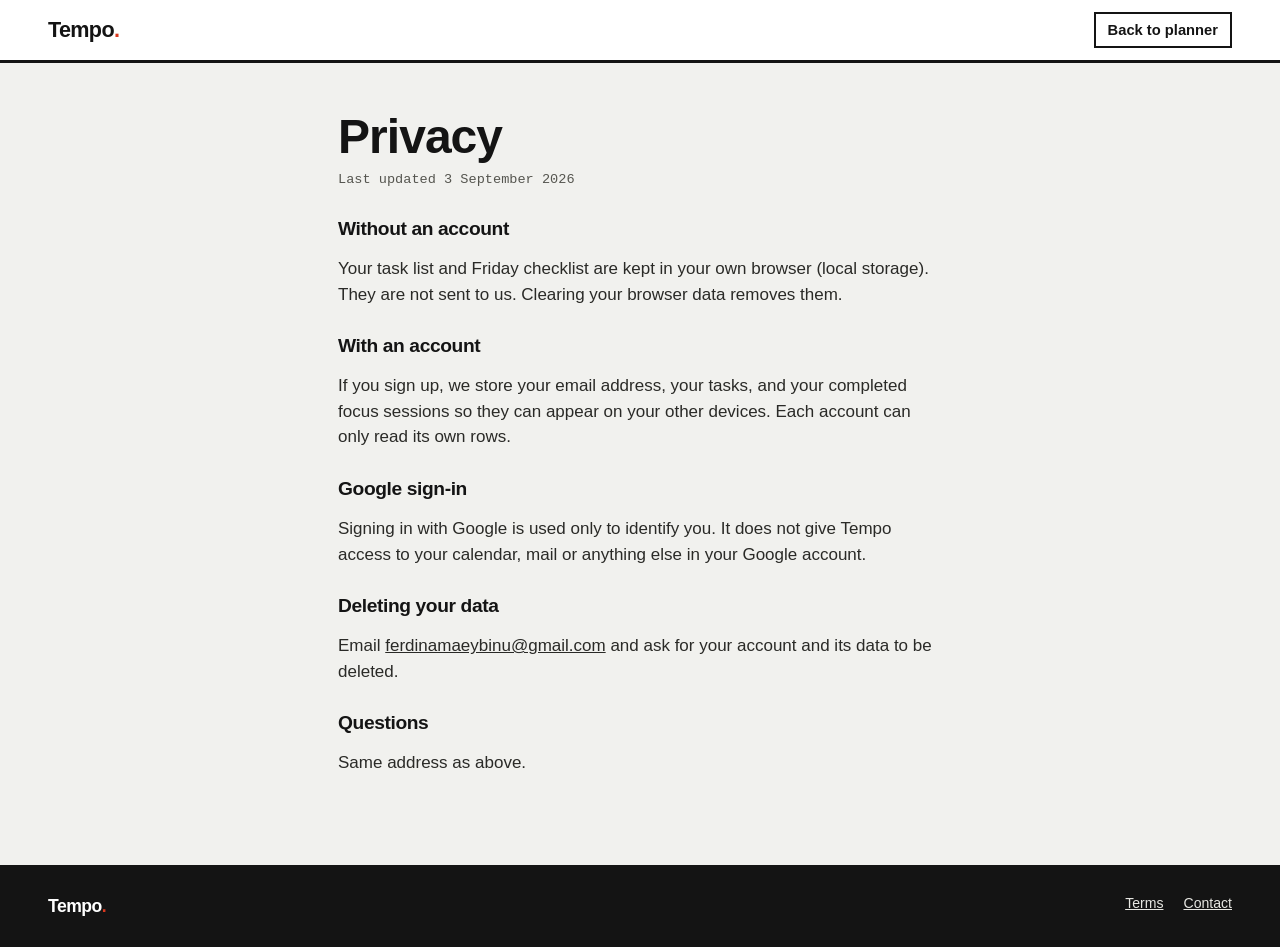
<file: privacy.html>
<!doctype html>
<html lang="en">
<head>
  <meta charset="utf-8">
  <meta name="viewport" content="width=device-width, initial-scale=1">
  <title>Privacy – Tempo</title>
  <link rel="icon" href="favicon.svg" type="image/svg+xml">
  <link rel="stylesheet" href="styles.css">
</head>
<body>
  <header class="site-header">
    <a class="brand" href="index.html">Tempo<em>.</em></a>
    <a class="header-link" href="index.html">Back to planner</a>
  </header>

  <main class="legal">
    <h1>Privacy</h1>
    <p class="date">Last updated 3 September 2026</p>

    <h2>Without an account</h2>
    <p>Your task list and Friday checklist are kept in your own browser (local storage). They are not sent to us. Clearing your browser data removes them.</p>

    <h2>With an account</h2>
    <p>If you sign up, we store your email address, your tasks, and your completed focus sessions so they can appear on your other devices. Each account can only read its own rows.</p>

    <h2>Google sign-in</h2>
    <p>Signing in with Google is used only to identify you. It does not give Tempo access to your calendar, mail or anything else in your Google account.</p>

    <h2>Deleting your data</h2>
    <p>Email <a href="mailto:ferdinamaeybinu@gmail.com">ferdinamaeybinu@gmail.com</a> and ask for your account and its data to be deleted.</p>

    <h2>Questions</h2>
    <p>Same address as above.</p>
  </main>

  <footer class="site-footer">
    <div><a class="brand" href="index.html">Tempo<em>.</em></a></div>
    <div class="footer-links">
      <a href="terms.html">Terms</a>
      <a href="mailto:ferdinamaeybinu@gmail.com">Contact</a>
    </div>
  </footer>
</body>
</html>
</file>
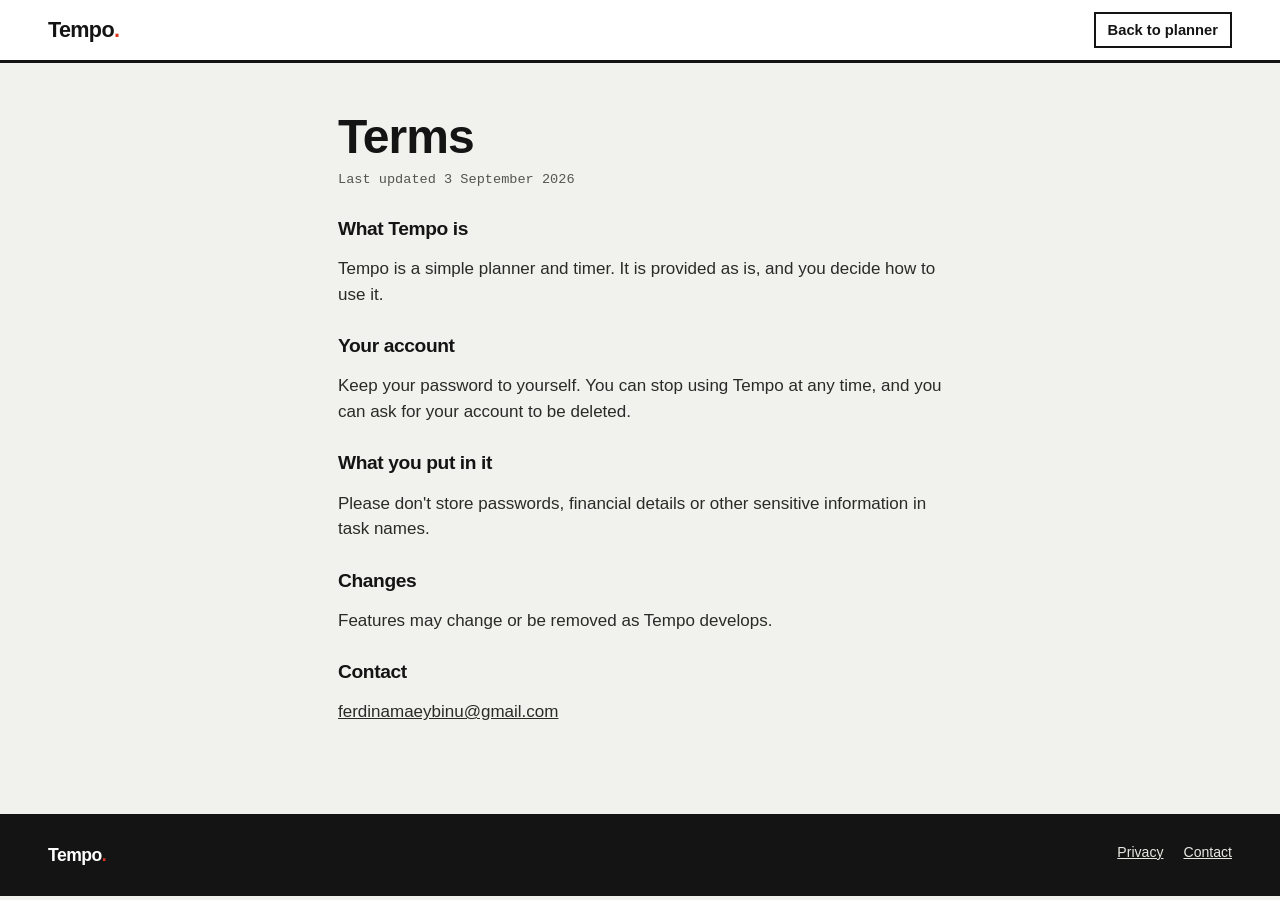
<file: terms.html>
<!doctype html>
<html lang="en">
<head>
  <meta charset="utf-8">
  <meta name="viewport" content="width=device-width, initial-scale=1">
  <title>Terms – Tempo</title>
  <link rel="icon" href="favicon.svg" type="image/svg+xml">
  <link rel="stylesheet" href="styles.css">
</head>
<body>
  <header class="site-header">
    <a class="brand" href="index.html">Tempo<em>.</em></a>
    <a class="header-link" href="index.html">Back to planner</a>
  </header>

  <main class="legal">
    <h1>Terms</h1>
    <p class="date">Last updated 3 September 2026</p>

    <h2>What Tempo is</h2>
    <p>Tempo is a simple planner and timer. It is provided as is, and you decide how to use it.</p>

    <h2>Your account</h2>
    <p>Keep your password to yourself. You can stop using Tempo at any time, and you can ask for your account to be deleted.</p>

    <h2>What you put in it</h2>
    <p>Please don't store passwords, financial details or other sensitive information in task names.</p>

    <h2>Changes</h2>
    <p>Features may change or be removed as Tempo develops.</p>

    <h2>Contact</h2>
    <p><a href="mailto:ferdinamaeybinu@gmail.com">ferdinamaeybinu@gmail.com</a></p>
  </main>

  <footer class="site-footer">
    <div><a class="brand" href="index.html">Tempo<em>.</em></a></div>
    <div class="footer-links">
      <a href="privacy.html">Privacy</a>
      <a href="mailto:ferdinamaeybinu@gmail.com">Contact</a>
    </div>
  </footer>
</body>
</html>
</file>
<file: styles.css>
/* Tempo: timetable-style theme. System fonts only, no external requests. */

:root {
  --paper: #ffffff;
  --ground: #f1f1ee;
  --ink: #141414;
  --soft: #55554f;
  --rule: #141414;
  --hair: #cfcfc8;
  --signal: #d9381e;
  --mark: #ffe45c;
  --sans: "Helvetica Neue", Helvetica, Arial, sans-serif;
  --mono: ui-monospace, "SF Mono", Menlo, Consolas, "Courier New", monospace;
}

* { box-sizing: border-box; }

html { scroll-behavior: smooth; scroll-padding-top: 70px; }

body {
  margin: 0;
  background: var(--ground);
  color: var(--ink);
  font-family: var(--sans);
  font-size: 17px;
  line-height: 1.5;
}

a { color: inherit; }
a:hover { color: var(--signal); }

.skip-link { position: absolute; left: -999px; }
.skip-link:focus { left: 12px; top: 12px; z-index: 50; background: var(--mark); padding: 8px 12px; }

:focus-visible { outline: 3px solid var(--signal); outline-offset: 2px; }

/* header */
.site-header {
  position: sticky;
  top: 0;
  z-index: 20;
  display: flex;
  align-items: center;
  justify-content: space-between;
  gap: 20px;
  padding: 12px clamp(16px, 4vw, 48px);
  background: var(--paper);
  border-bottom: 3px solid var(--rule);
}

.brand {
  font-weight: 800;
  font-size: 1.35rem;
  letter-spacing: -0.03em;
  text-decoration: none;
}
.brand:hover { color: var(--ink); }
.brand em { font-style: normal; color: var(--signal); }

.site-header nav { display: flex; gap: 22px; }
.site-header nav a,
.header-link {
  font-size: 0.92rem;
  font-weight: 600;
  text-decoration: none;
}
.site-header nav a:hover,
.header-link:hover { text-decoration: underline; text-underline-offset: 4px; }
.header-link { border: 2px solid var(--ink); padding: 5px 12px; }
.header-link:hover { background: var(--ink); color: var(--paper); }

/* layout */
.wrap { max-width: 1080px; margin: 0 auto; padding: 0 clamp(16px, 4vw, 48px); }

section { padding: clamp(40px, 6vw, 72px) 0; }

h1, h2, h3 { line-height: 1.1; margin: 0; letter-spacing: -0.02em; }
h2 { font-size: clamp(1.7rem, 3.4vw, 2.4rem); font-weight: 800; }
h3 { font-size: 1.05rem; font-weight: 700; }

.label {
  display: inline-block;
  font-family: var(--mono);
  font-size: 0.78rem;
  background: var(--ink);
  color: var(--paper);
  padding: 2px 8px;
  margin: 0 0 14px;
}

.sub { color: var(--soft); max-width: 560px; margin: 12px 0 0; }

/* hero */
.hero { padding-top: clamp(40px, 7vw, 90px); }
.hero-grid { display: grid; grid-template-columns: 1.1fr 0.9fr; gap: 48px; align-items: start; }
.hero h1 { font-size: clamp(2.5rem, 6.2vw, 4.6rem); font-weight: 800; letter-spacing: -0.045em; line-height: 1; }
.hero h1 mark { background: var(--mark); padding: 0 0.12em; }
.lead { font-size: 1.15rem; max-width: 520px; margin: 24px 0 28px; }

.button {
  display: inline-block;
  border: 2px solid var(--ink);
  background: var(--ink);
  color: var(--paper);
  font: 700 0.95rem var(--sans);
  padding: 11px 20px;
  cursor: pointer;
  text-decoration: none;
}
.button:hover { background: var(--signal); border-color: var(--signal); color: #fff; }
.button.secondary { background: transparent; color: var(--ink); }
.button.secondary:hover { background: var(--ink); border-color: var(--ink); color: var(--paper); }

.text-link { margin-left: 18px; font-weight: 600; }

/* sample timetable in hero */
.board {
  background: var(--paper);
  border: 3px solid var(--rule);
}
.board-head {
  display: flex;
  justify-content: space-between;
  padding: 8px 14px;
  background: var(--ink);
  color: var(--paper);
  font-family: var(--mono);
  font-size: 0.8rem;
}
.board table { width: 100%; border-collapse: collapse; }
.board td { padding: 12px 14px; border-bottom: 1px solid var(--hair); vertical-align: top; font-size: 0.95rem; }
.board tr:last-child td { border-bottom: 0; }
.board td:first-child { font-family: var(--mono); width: 4.6em; color: var(--signal); font-weight: 700; }
.board td:last-child { font-family: var(--mono); text-align: right; color: var(--soft); white-space: nowrap; }
.board-foot { margin: 0; padding: 10px 14px; border-top: 3px solid var(--rule); font-size: 0.85rem; color: var(--soft); }

/* panels */
.panel { background: var(--paper); border: 3px solid var(--rule); padding: 24px; }

.planner-layout { display: grid; grid-template-columns: 0.8fr 1.2fr; gap: 24px; margin-top: 32px; align-items: start; }

label { display: block; font-weight: 700; font-size: 0.9rem; margin: 0 0 6px; }

input[type="text"], input[type="email"], input[type="password"], input[type="number"], input:not([type]), select {
  width: 100%;
  padding: 10px 12px;
  border: 2px solid var(--ink);
  border-radius: 0;
  background: var(--paper);
  font: inherit;
  color: var(--ink);
}

.field-grid { display: grid; grid-template-columns: 1fr 1fr; gap: 12px; margin: 16px 0 20px; }

.board-header { display: flex; justify-content: space-between; align-items: flex-start; gap: 12px; padding-bottom: 12px; border-bottom: 3px solid var(--rule); }
.board-header p { margin: 4px 0 0; font-size: 0.88rem; color: var(--soft); }

.plain-button {
  border: 0;
  background: none;
  padding: 0;
  font: 600 0.88rem var(--sans);
  color: var(--soft);
  text-decoration: underline;
  text-underline-offset: 3px;
  cursor: pointer;
}
.plain-button:hover { color: var(--signal); }

.task-list { list-style: none; margin: 0; padding: 0; }
.task-item {
  display: grid;
  grid-template-columns: auto 1fr auto auto auto;
  align-items: center;
  gap: 12px;
  padding: 12px 0;
  border-bottom: 1px solid var(--hair);
}
.task-item input { width: 18px; height: 18px; accent-color: var(--ink); margin: 0; }
.task-item.done .task-name { text-decoration: line-through; color: var(--soft); }
.task-meta { font-family: var(--mono); font-size: 0.8rem; color: var(--soft); }
.tag { font-family: var(--mono); font-size: 0.72rem; border: 1px solid var(--ink); padding: 1px 6px; }
.delete-task { border: 0; background: none; font-size: 1.3rem; line-height: 1; color: var(--soft); cursor: pointer; padding: 0 4px; }
.delete-task:hover { color: var(--signal); }

/* timer */
.timer-grid { display: grid; grid-template-columns: 1.15fr 0.85fr; gap: 24px; margin-top: 32px; align-items: start; }
.timer-panel { text-align: center; }
.modes { display: flex; flex-wrap: wrap; justify-content: center; }
.modes button, .preset {
  border: 2px solid var(--ink); margin-left: -2px; background: var(--paper);
  font: 700 0.82rem var(--mono); padding: 7px 12px; cursor: pointer; color: var(--ink);
}
.modes button:first-child, .preset:first-of-type { margin-left: 0; }
.modes button.on, .preset.on { background: var(--ink); color: var(--paper); }
.timer-display { font-family: var(--mono); font-size: clamp(3.8rem, 13vw, 7rem); font-weight: 700; letter-spacing: -0.06em; line-height: 1; margin: 26px 0 14px; font-variant-numeric: tabular-nums; }
.progress { height: 8px; border: 2px solid var(--ink); background: var(--paper); margin: 0 auto 14px; max-width: 420px; }
.progress i { display: block; height: 100%; width: 0; background: var(--signal); }
.status { margin: 0 0 2px; font-weight: 600; min-height: 1.5em; }
.cycle { margin: 0 0 18px; font-size: 0.88rem; color: var(--soft); min-height: 1.3em; }
.row { display: flex; align-items: center; justify-content: center; flex-wrap: wrap; gap: 0; margin: 0 0 16px; }
.row-label { margin: 0 12px 0 0; font-size: 0.85rem; font-weight: 700; }
#taskPickRow { gap: 8px; }
#taskPickRow select { width: auto; max-width: 260px; }
.timer-actions { display: flex; justify-content: center; gap: 8px; flex-wrap: wrap; }
.timer-actions .button { padding: 10px 16px; }
.laps { list-style: none; margin: 18px auto 0; padding: 0; max-width: 420px; font-family: var(--mono); font-size: 0.9rem; max-height: 220px; overflow: auto; text-align: left; }
.laps li { display: grid; grid-template-columns: 1fr 1fr 1fr; padding: 6px 0; border-bottom: 1px solid var(--hair); }
.laps li span:not(:first-child) { text-align: right; }
.keys { margin: 20px 0 0; font-size: 0.8rem; color: var(--soft); }
kbd { font: 700 0.75rem var(--mono); border: 1px solid var(--ink); padding: 0 5px; background: var(--paper); }
[hidden] { display: none !important; }

.side { display: grid; gap: 24px; }
.stats h3 { margin-bottom: 12px; }
.stat-grid { display: grid; grid-template-columns: 1fr 1fr; border: 2px solid var(--ink); }
.stat-grid div { padding: 10px 12px; }
.stat-grid div:nth-child(even) { border-left: 2px solid var(--ink); }
.stat-grid div:nth-child(n+3) { border-top: 2px solid var(--ink); }
.stat-grid b { display: block; font: 700 1.5rem var(--mono); line-height: 1.15; }
.stat-grid small { color: var(--soft); }
.bars { display: grid; grid-template-columns: repeat(7, 1fr); gap: 6px; height: 130px; margin: 18px 0 8px; align-items: end; }
.bar { height: 100%; display: flex; flex-direction: column; justify-content: flex-end; align-items: center; gap: 3px; }
.bar i { display: block; width: 100%; background: var(--ink); min-height: 1px; }
.bar.today i { background: var(--signal); }
.bar small { font: 0.7rem var(--mono); color: var(--soft); }
.bar-val { font: 0.7rem var(--mono); min-height: 1em; }
.fine { font-size: 0.8rem; color: var(--soft); margin: 4px 0 8px; }
.stat-actions { display: flex; gap: 18px; flex-wrap: wrap; margin-top: 6px; }

.settings summary { cursor: pointer; font-weight: 800; }
.settings[open] summary { margin-bottom: 14px; }
.set-grid { display: grid; grid-template-columns: 1fr 1fr; gap: 12px; margin-bottom: 14px; }
.check { display: flex; align-items: center; gap: 10px; font-weight: 500; margin: 0 0 10px; }
.check input[type="checkbox"] { width: 18px; height: 18px; accent-color: var(--ink); flex: none; }
.check input[type="range"] { flex: 1; accent-color: var(--ink); }

/* method */
.steps { list-style: none; counter-reset: step; margin: 32px 0 0; padding: 0; border-top: 3px solid var(--rule); }
.steps li { counter-increment: step; display: grid; grid-template-columns: 3.2rem 1fr; gap: 12px; padding: 16px 0; border-bottom: 1px solid var(--hair); }
.steps li::before { content: counter(step) "."; font-family: var(--mono); font-weight: 700; color: var(--signal); font-size: 1.1rem; }
.steps p { margin: 4px 0 0; color: var(--soft); }

/* review */
.review-wrap { background: var(--mark); border-top: 3px solid var(--rule); border-bottom: 3px solid var(--rule); }
.review-grid { display: grid; grid-template-columns: 1fr 1fr; gap: 48px; align-items: start; }
.review-wrap .sub { color: var(--ink); }
.review-card { background: var(--paper); border: 3px solid var(--rule); padding: 20px 24px; }
.review-card h3 { margin-bottom: 8px; }
.review-card label { display: flex; gap: 10px; align-items: flex-start; font-weight: 500; padding: 10px 0; border-bottom: 1px solid var(--hair); margin: 0; cursor: pointer; }
.review-card label:last-of-type { border-bottom: 0; }
.review-card input { width: 18px; height: 18px; margin-top: 3px; accent-color: var(--ink); flex: none; }
.review-card input:checked + span { text-decoration: line-through; color: var(--soft); }
.review-card .plain-button { margin-top: 10px; }

/* account teaser */
.account-grid { display: grid; grid-template-columns: 1fr 1fr; gap: 48px; align-items: start; }
.account-grid p { color: var(--soft); max-width: 480px; }
.account-grid .button { margin-top: 8px; }
.note { border-left: 6px solid var(--signal); padding: 4px 0 4px 18px; }
.note p { margin: 8px 0 0; }

/* footer */
.site-footer { background: var(--ink); color: #e7e7e2; padding: 28px clamp(16px, 4vw, 48px); display: flex; flex-wrap: wrap; justify-content: space-between; gap: 16px; font-size: 0.88rem; }
.site-footer .brand { color: #fff; font-size: 1.1rem; }
.site-footer a { color: #e7e7e2; }
.site-footer a:hover { color: var(--mark); }
.footer-links { display: flex; gap: 20px; flex-wrap: wrap; }
.site-footer p { margin: 0; color: #a9a9a2; }

/* account page */
.auth-wrap { max-width: 480px; margin: 48px auto; padding: 0 16px; }
.auth-card { background: var(--paper); border: 3px solid var(--rule); padding: 28px; }
.auth-card h1 { font-size: 2rem; font-weight: 800; margin-bottom: 10px; }
.auth-card h2 { font-size: 1.2rem; margin: 24px 0 4px; }
.auth-card > p { color: var(--soft); }
.auth-card label { margin-top: 16px; }
.oauth-button { display: flex; justify-content: center; align-items: center; gap: 10px; width: 100%; margin-top: 18px; padding: 11px; border: 2px solid var(--ink); background: var(--paper); font: 700 0.95rem var(--sans); cursor: pointer; }
.oauth-button:hover { background: var(--ground); }
.google-g { font-family: Arial, sans-serif; font-weight: 800; color: #4285f4; }
.auth-divider { display: flex; align-items: center; gap: 12px; margin: 20px 0 4px; font-size: 0.82rem; color: var(--soft); }
.auth-divider::before, .auth-divider::after { content: ""; flex: 1; height: 1px; background: var(--hair); }
.auth-card .button { width: 100%; margin-top: 20px; }
.auth-switch { display: block; margin: 16px auto 0; }
.auth-message { min-height: 1.4em; margin: 12px 0 0; font-size: 0.9rem; font-weight: 600; }
.auth-footnote { margin-top: 18px; font-size: 0.82rem; }

.account-summary { display: grid; grid-template-columns: 1fr 1fr; border: 2px solid var(--ink); margin: 20px 0; }
.account-summary div { padding: 14px 16px; }
.account-summary div + div { border-left: 2px solid var(--ink); }
.account-summary span { display: block; font-family: var(--mono); font-size: 2rem; font-weight: 700; line-height: 1.1; }
.account-summary small { color: var(--soft); }

.integration-row { display: grid; grid-template-columns: 1fr auto; gap: 16px; align-items: center; padding: 14px 0; border-top: 1px solid var(--hair); }
.integration-row p { margin: 2px 0 0; font-size: 0.88rem; color: var(--soft); }
.integration-row .button { width: auto; margin: 0; }
.danger-button { margin-top: 24px; color: var(--signal); }

/* legal pages */
.legal { max-width: 700px; margin: 0 auto; padding: 48px clamp(16px, 4vw, 48px) 72px; }
.legal h1 { font-size: clamp(2rem, 5vw, 3rem); font-weight: 800; margin-bottom: 6px; }
.legal .date { font-family: var(--mono); font-size: 0.85rem; color: var(--soft); margin: 0 0 28px; }
.legal h2 { font-size: 1.2rem; margin: 28px 0 6px; }
.legal p, .legal li { color: #2a2a27; }

.hidden { display: none !important; }

@media (max-width: 820px) {
  .site-header nav { display: none; }
  .hero-grid, .planner-layout, .review-grid, .account-grid, .timer-grid { grid-template-columns: 1fr; gap: 28px; }
}

@media (max-width: 480px) {
  body { font-size: 16px; }
  .task-item { grid-template-columns: auto 1fr auto auto; }
  .task-item .tag { display: none; }
  .text-link { display: block; margin: 14px 0 0; }
  .integration-row { grid-template-columns: 1fr; }
  .integration-row .button { width: 100%; }
}

@media (prefers-reduced-motion: reduce) {
  html { scroll-behavior: auto; }
}
</file>
